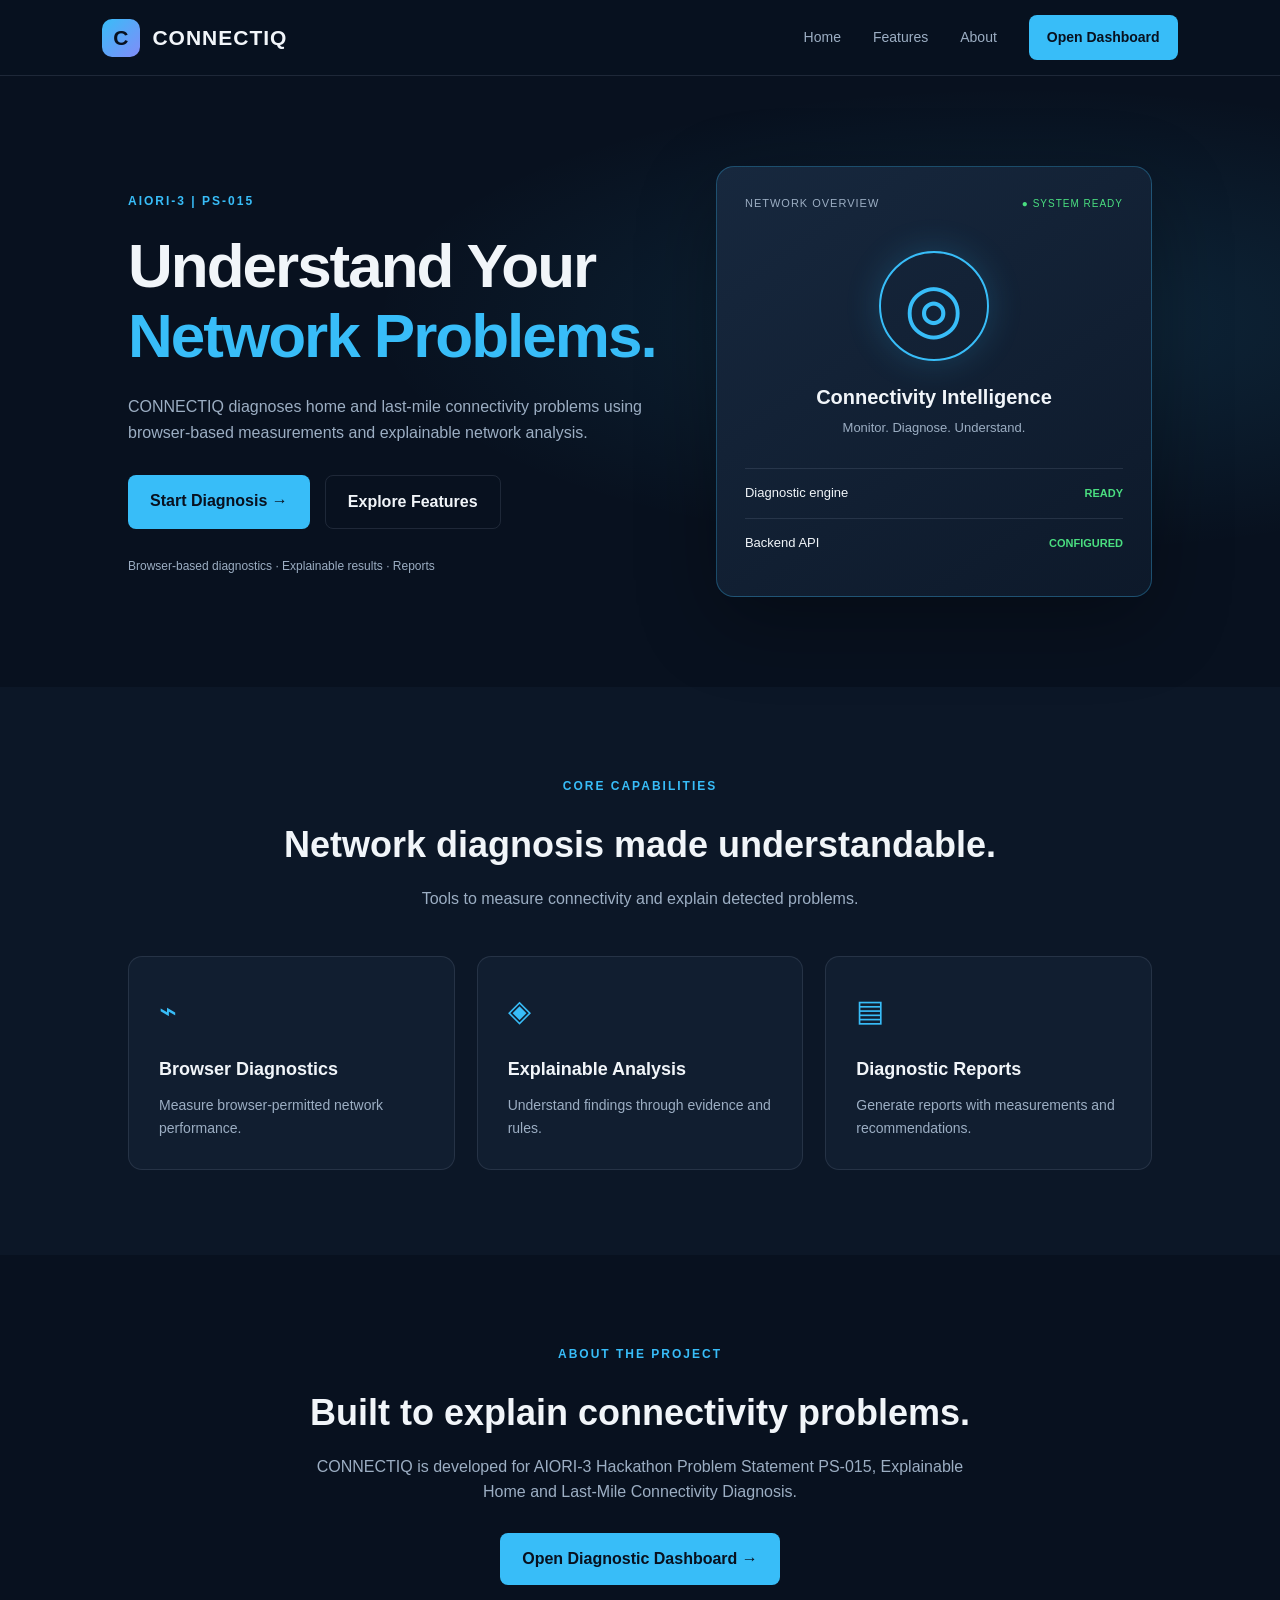
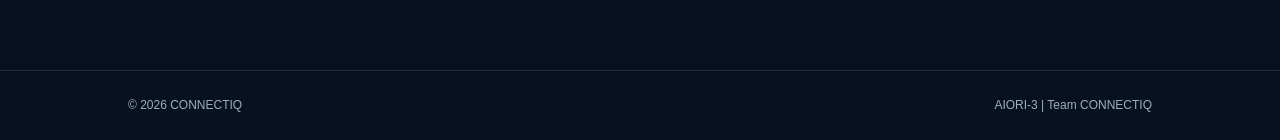
<file: frontend/index.html>
﻿<!DOCTYPE html>
<html lang="en">
<head>
    <meta charset="UTF-8">
    <meta name="viewport" content="width=device-width, initial-scale=1.0">
    <meta name="description" content="CONNECTIQ, Explainable Home and Last-Mile Connectivity Diagnosis">
    <title>CONNECTIQ | Network Intelligence</title>
    <link rel="stylesheet" href="css/style.css">
</head>
<body>

    <header class="navbar">
        <a href="index.html" class="logo">
            <span class="logo-icon">C</span>
            CONNECTIQ
        </a>

        <nav>
            <a href="#home">Home</a>
            <a href="#features">Features</a>
            <a href="#about">About</a>
            <a href="dashboard.html" class="nav-button">Open Dashboard</a>
        </nav>
    </header>

    <main>
        <section class="hero" id="home">
            <div class="hero-content">
                <span class="tag">AIORI-3 | PS-015</span>

                <h1>Understand Your<br>
                    <span>Network Problems.</span>
                </h1>

                <p>
                    CONNECTIQ diagnoses home and last-mile connectivity
                    problems using browser-based measurements and
                    explainable network analysis.
                </p>

                <div class="hero-actions">
                    <a href="dashboard.html" class="primary-button">
                        Start Diagnosis →
                    </a>
                    <a href="#features" class="secondary-button">
                        Explore Features
                    </a>
                </div>

                <div class="hero-note">
                    Browser-based diagnostics · Explainable results · Reports
                </div>
            </div>

            <div class="hero-visual">
                <div class="network-card">
                    <div class="card-top">
                        <span>NETWORK OVERVIEW</span>
                        <span class="live-dot">● SYSTEM READY</span>
                    </div>

                    <div class="network-symbol">◎</div>

                    <h3>Connectivity Intelligence</h3>
                    <p>Monitor. Diagnose. Understand.</p>

                    <div class="status-row">
                        <span>Diagnostic engine</span>
                        <span class="status-ready">READY</span>
                    </div>

                    <div class="status-row">
                        <span>Backend API</span>
                        <span class="status-ready">CONFIGURED</span>
                    </div>
                </div>
            </div>
        </section>

        <section class="features" id="features">
            <div class="section-heading">
                <span class="tag">CORE CAPABILITIES</span>
                <h2>Network diagnosis made understandable.</h2>
                <p>Tools to measure connectivity and explain detected problems.</p>
            </div>

            <div class="feature-grid">
                <article class="feature-card">
                    <div class="feature-icon">⌁</div>
                    <h3>Browser Diagnostics</h3>
                    <p>Measure browser-permitted network performance.</p>
                </article>

                <article class="feature-card">
                    <div class="feature-icon">◈</div>
                    <h3>Explainable Analysis</h3>
                    <p>Understand findings through evidence and rules.</p>
                </article>

                <article class="feature-card">
                    <div class="feature-icon">▤</div>
                    <h3>Diagnostic Reports</h3>
                    <p>Generate reports with measurements and recommendations.</p>
                </article>
            </div>
        </section>

        <section class="about" id="about">
            <span class="tag">ABOUT THE PROJECT</span>
            <h2>Built to explain connectivity problems.</h2>
            <p>
                CONNECTIQ is developed for AIORI-3 Hackathon Problem
                Statement PS-015, Explainable Home and Last-Mile
                Connectivity Diagnosis.
            </p>
            <a href="dashboard.html" class="primary-button">
                Open Diagnostic Dashboard →
            </a>
        </section>
    </main>

    <footer>
        <span>© 2026 CONNECTIQ</span>
        <span>AIORI-3 | Team CONNECTIQ</span>
    </footer>

    <script src="js/app.js"></script>
</body>
</html>
</file>
<file: frontend/css/style.css>
﻿* {
    margin: 0;
    padding: 0;
    box-sizing: border-box;
}

:root {
    --bg: #08111f;
    --surface: #111e30;
    --surface-light: #17283e;
    --primary: #38bdf8;
    --secondary: #818cf8;
    --text: #f1f5f9;
    --muted: #9caec3;
    --border: rgba(148, 163, 184, 0.16);
}

html {
    scroll-behavior: smooth;
}

body {
    font-family: "Segoe UI", Arial, sans-serif;
    background: var(--bg);
    color: var(--text);
    line-height: 1.6;
}

a {
    color: inherit;
    text-decoration: none;
}

.navbar {
    height: 76px;
    padding: 0 8%;
    display: flex;
    align-items: center;
    justify-content: space-between;
    border-bottom: 1px solid var(--border);
    background: rgba(8, 17, 31, 0.95);
}

.logo {
    display: flex;
    align-items: center;
    gap: 12px;
    font-size: 21px;
    font-weight: 800;
    letter-spacing: 1px;
}

.logo-icon {
    width: 38px;
    height: 38px;
    display: grid;
    place-items: center;
    background: linear-gradient(135deg, var(--primary), var(--secondary));
    border-radius: 10px;
    color: #08111f;
}

nav {
    display: flex;
    align-items: center;
    gap: 32px;
}

nav a {
    color: var(--muted);
    font-size: 14px;
    transition: 0.2s;
}

nav a:hover {
    color: var(--primary);
}

.nav-button {
    background: var(--primary);
    color: #08111f;
    padding: 11px 18px;
    border-radius: 8px;
    font-weight: 700;
}

.hero {
    min-height: 570px;
    padding: 90px 10%;
    display: grid;
    grid-template-columns: 1.1fr 0.9fr;
    align-items: center;
    gap: 55px;
    background:
        radial-gradient(ellipse at 80% 40%, rgba(56, 189, 248, 0.13), transparent 45%),
        var(--bg);
}

.tag {
    display: inline-block;
    color: var(--primary);
    font-size: 12px;
    font-weight: 700;
    letter-spacing: 2px;
    margin-bottom: 20px;
}

.hero h1 {
    font-size: clamp(38px, 5vw, 62px);
    line-height: 1.12;
    margin-bottom: 24px;
    letter-spacing: -2px;
}

.hero h1 span {
    color: var(--primary);
}

.hero-content > p {
    max-width: 560px;
    color: var(--muted);
    font-size: 16px;
    margin-bottom: 30px;
}

.hero-actions {
    display: flex;
    flex-wrap: wrap;
    gap: 15px;
}

.primary-button,
.secondary-button {
    display: inline-block;
    padding: 13px 22px;
    border-radius: 8px;
    font-weight: 700;
    transition: 0.2s;
}

.primary-button {
    background: var(--primary);
    color: #08111f;
}

.primary-button:hover {
    background: #7dd3fc;
    transform: translateY(-2px);
}

.secondary-button {
    border: 1px solid var(--border);
    color: var(--text);
}

.secondary-button:hover {
    border-color: var(--primary);
}

.hero-note {
    margin-top: 28px;
    color: var(--muted);
    font-size: 12px;
}

.network-card {
    padding: 28px;
    background: linear-gradient(145deg, #17283e, #0d192a);
    border: 1px solid rgba(56, 189, 248, 0.3);
    border-radius: 18px;
    box-shadow: 0 25px 80px rgba(0, 0, 0, 0.3);
}

.card-top,
.status-row {
    display: flex;
    justify-content: space-between;
    align-items: center;
    gap: 12px;
}

.card-top {
    color: var(--muted);
    font-size: 11px;
    letter-spacing: 1px;
}

.live-dot {
    color: #4ade80;
    font-size: 10px;
}

.network-symbol {
    margin: 38px auto 20px;
    width: 110px;
    height: 110px;
    display: grid;
    place-items: center;
    border: 2px solid var(--primary);
    border-radius: 50%;
    color: var(--primary);
    font-size: 68px;
    box-shadow: 0 0 35px rgba(56, 189, 248, 0.2);
}

.network-card h3,
.network-card > p {
    text-align: center;
}

.network-card h3 {
    font-size: 20px;
}

.network-card > p {
    color: var(--muted);
    font-size: 13px;
    margin: 5px 0 30px;
}

.status-row {
    padding: 14px 0;
    border-top: 1px solid var(--border);
    font-size: 13px;
}

.status-ready {
    color: #4ade80;
    font-size: 11px;
    font-weight: 700;
}

.features {
    padding: 85px 10%;
    background: #0c1727;
}

.section-heading {
    text-align: center;
    margin-bottom: 45px;
}

.section-heading h2,
.about h2 {
    font-size: clamp(26px, 4vw, 36px);
    margin-bottom: 12px;
}

.section-heading p,
.about p {
    color: var(--muted);
}

.feature-grid {
    display: grid;
    grid-template-columns: repeat(3, 1fr);
    gap: 22px;
}

.feature-card {
    padding: 30px;
    background: var(--surface);
    border: 1px solid var(--border);
    border-radius: 14px;
    transition: 0.25s;
}

.feature-card:hover {
    transform: translateY(-5px);
    border-color: var(--primary);
}

.feature-icon {
    font-size: 30px;
    color: var(--primary);
    margin-bottom: 20px;
}

.feature-card h3 {
    margin-bottom: 10px;
    font-size: 18px;
}

.feature-card p {
    color: var(--muted);
    font-size: 14px;
}

.about {
    padding: 85px 10%;
    text-align: center;
}

.about p {
    max-width: 650px;
    margin: 0 auto 28px;
}

footer {
    padding: 25px 10%;
    display: flex;
    justify-content: space-between;
    flex-wrap: wrap;
    gap: 12px;
    border-top: 1px solid var(--border);
    color: var(--muted);
    font-size: 12px;
}

@media (max-width: 850px) {
    .hero {
        grid-template-columns: 1fr;
        padding: 65px 7%;
    }

    .feature-grid {
        grid-template-columns: 1fr;
    }

    .navbar {
        padding: 15px 5%;
        height: auto;
        flex-wrap: wrap;
        gap: 18px;
    }

    nav {
        gap: 16px;
        flex-wrap: wrap;
    }
}

@media (max-width: 520px) {
    nav {
        width: 100%;
        gap: 13px;
    }

    nav a {
        font-size: 12px;
    }

    .hero {
        padding: 50px 6%;
    }

    .hero h1 {
        letter-spacing: -1px;
    }

    .network-card {
        padding: 20px;
    }

    footer {
        flex-direction: column;
    }
}
</file>
